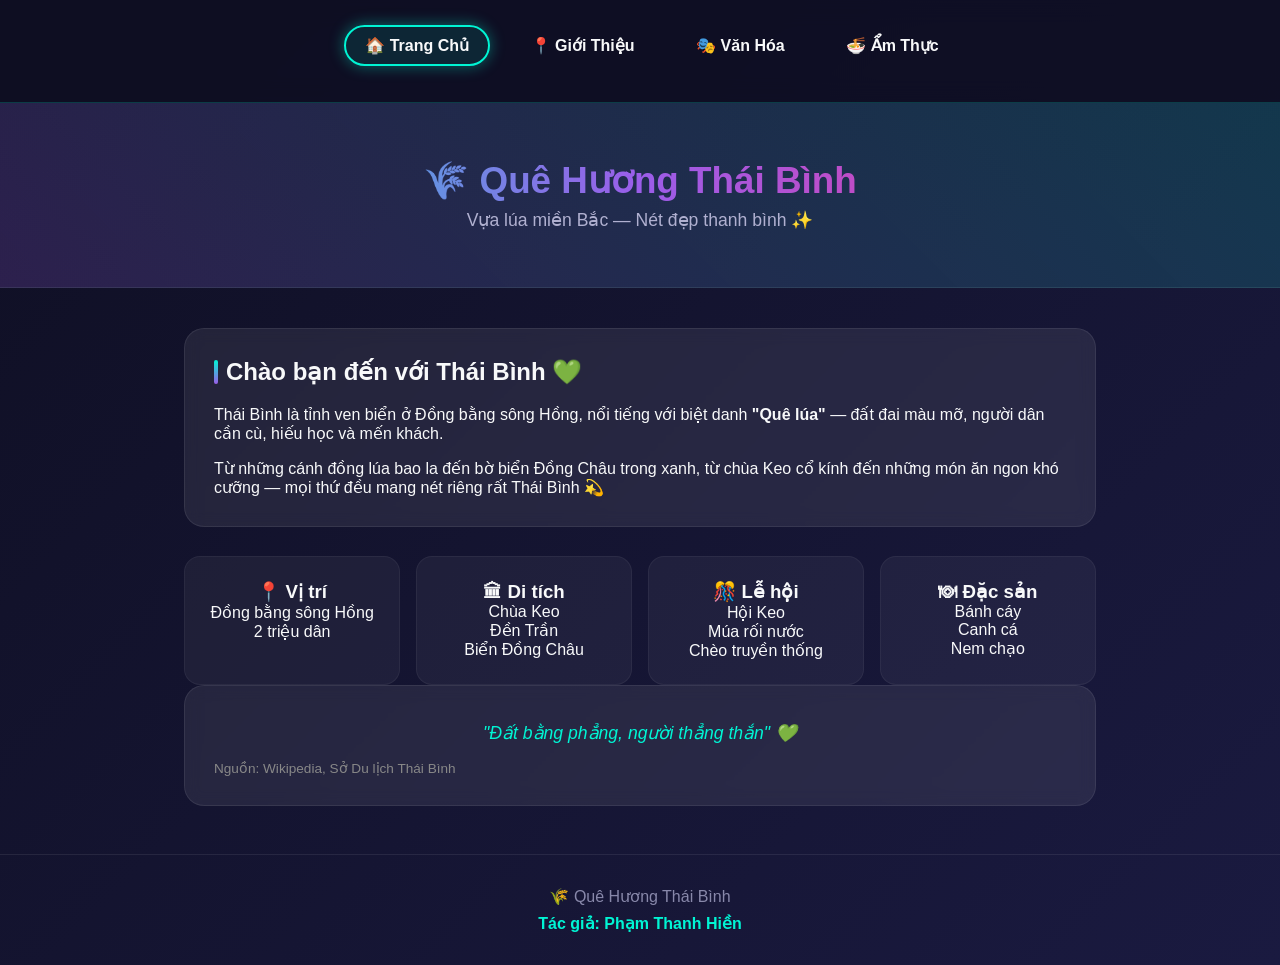
<file: index.html>
<!DOCTYPE html>
<html lang="vi">
<head>
    <meta charset="UTF-8">
    <meta name="viewport" content="width=device-width, initial-scale=1.0">
    <title>Trang Chủ ✨ Quê Hương Thái Bình</title>
    <link rel="stylesheet" href="css/style.css">
</head>
<body>

<nav>
    <ul>
        <li><a href="index.html" class="active">🏠 Trang Chủ</a></li>
        <li><a href="about.html">📍 Giới Thiệu</a></li>
        <li><a href="culture.html">🎭 Văn Hóa</a></li>
        <li><a href="food.html">🍜 Ẩm Thực</a></li>
    </ul>
</nav>

<header>
    <h1>🌾 Quê Hương Thái Bình</h1>
    <p class="subtitle">Vựa lúa miền Bắc — Nét đẹp thanh bình ✨</p>
</header>

<section>
    <div class="card">
        <h2>Chào bạn đến với Thái Bình 💚</h2>
        <p>Thái Bình là tỉnh ven biển ở Đồng bằng sông Hồng, nổi tiếng với biệt danh <strong>"Quê lúa"</strong> — đất đai màu mỡ, người dân cần cù, hiếu học và mến khách.</p>
        <p style="margin-top:1rem;">Từ những cánh đồng lúa bao la đến bờ biển Đồng Châu trong xanh, từ chùa Keo cổ kính đến những món ăn ngon khó cưỡng — mọi thứ đều mang nét riêng rất Thái Bình 💫</p>
    </div>

    <div class="grid">
        <div class="grid-item">
            <h3>📍 Vị trí</h3>
            <p>Đồng bằng sông Hồng<br>2 triệu dân</p>
        </div>
        <div class="grid-item">
            <h3>🏛 Di tích</h3>
            <p>Chùa Keo<br>Đền Trần<br>Biển Đồng Châu</p>
        </div>
        <div class="grid-item">
            <h3>🎊 Lễ hội</h3>
            <p>Hội Keo<br>Múa rối nước<br>Chèo truyền thống</p>
        </div>
        <div class="grid-item">
            <h3>🍽 Đặc sản</h3>
            <p>Bánh cáy<br>Canh cá<br>Nem chạo</p>
        </div>
    </div>

    <div class="card">
        <p style="font-size:1.1rem; font-style:italic; color:#00f5d4; text-align:center; margin:0.5rem 0;">
            "Đất bằng phẳng, người thẳng thắn" 💚
        </p>
        <p style="font-size:0.85rem; color:#888; margin-top:1rem;">
            Nguồn: Wikipedia, Sở Du lịch Thái Bình
        </p>
    </div>
</section>

<footer>
    <p>🌾 Quê Hương Thái Bình</p>
    <p style="margin-top:0.5rem; font-weight:600; color:#00f5d4;">Tác giả: Phạm Thanh Hiền</p>
</footer>

</body>
</html>
</file>
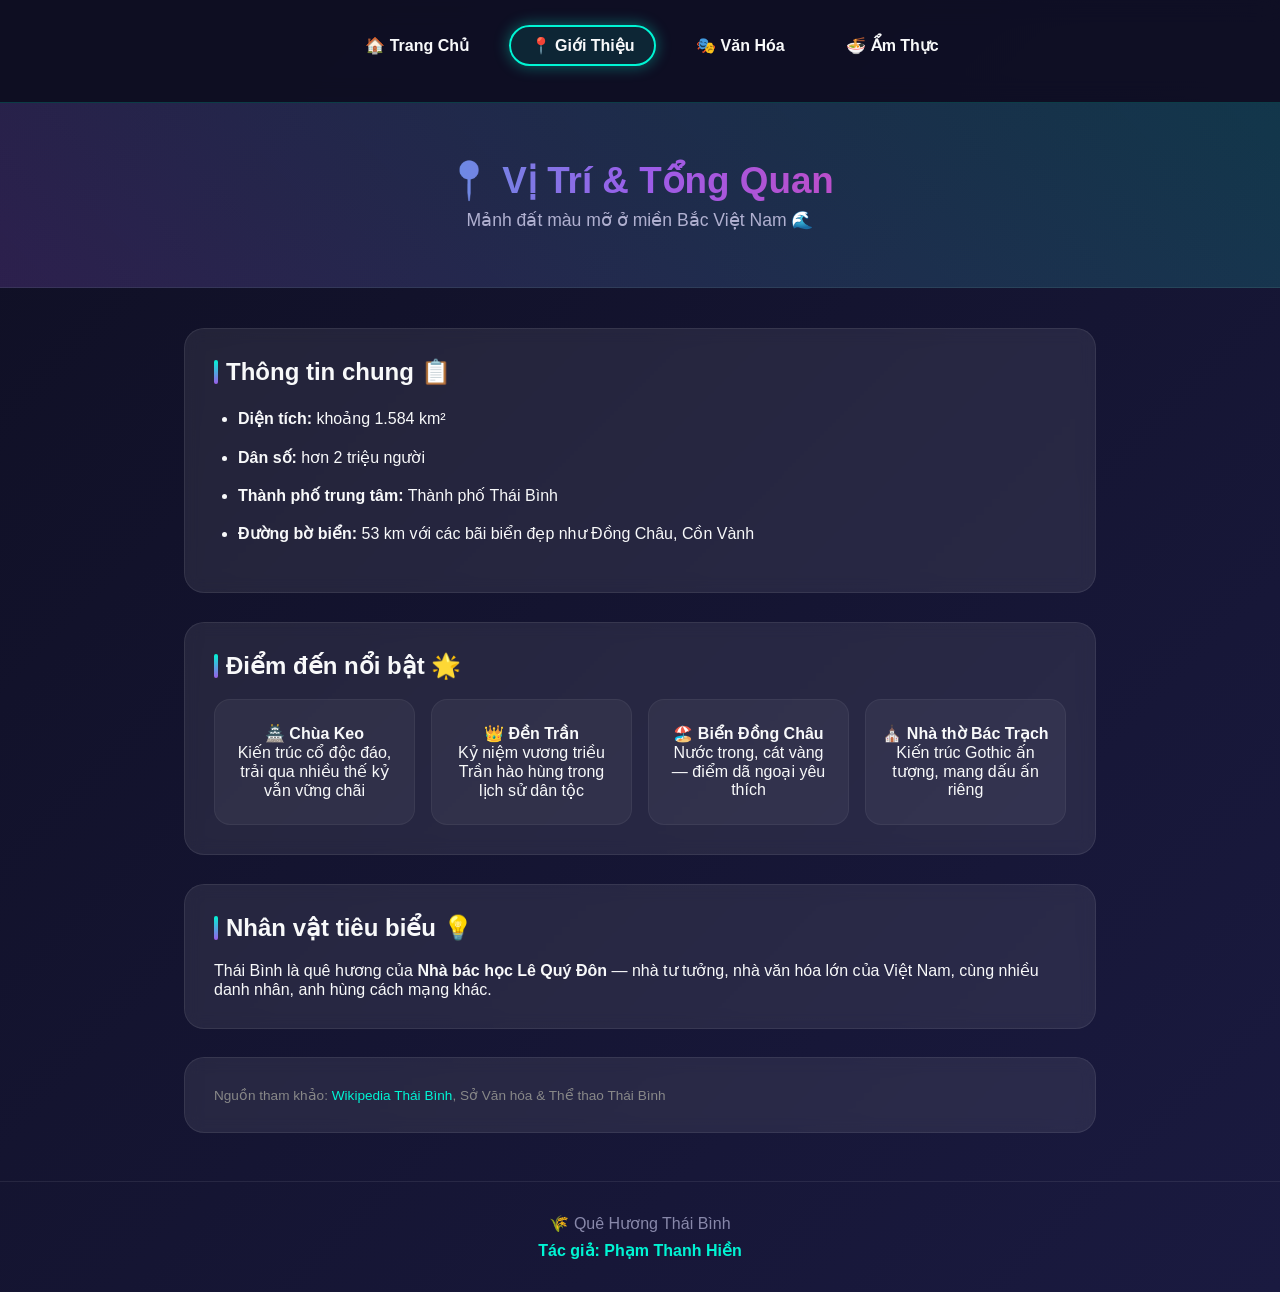
<file: about.html>
<!DOCTYPE html>
<html lang="vi">
<head>
    <meta charset="UTF-8">
    <meta name="viewport" content="width=device-width, initial-scale=1.0">
    <title>Giới Thiệu ✨ Quê Hương Thái Bình</title>
    <link rel="stylesheet" href="css/style.css">
</head>
<body>

<nav>
    <ul>
        <li><a href="index.html">🏠 Trang Chủ</a></li>
        <li><a href="about.html" class="active">📍 Giới Thiệu</a></li>
        <li><a href="culture.html">🎭 Văn Hóa</a></li>
        <li><a href="food.html">🍜 Ẩm Thực</a></li>
    </ul>
</nav>

<header>
    <h1>📍 Vị Trí & Tổng Quan</h1>
    <p class="subtitle">Mảnh đất màu mỡ ở miền Bắc Việt Nam 🌊</p>
</header>

<section>
    <div class="card">
        <h2>Thông tin chung 📋</h2>
        <ul>
            <li><strong>Diện tích:</strong> khoảng 1.584 km²</li>
            <li><strong>Dân số:</strong> hơn 2 triệu người</li>
            <li><strong>Thành phố trung tâm:</strong> Thành phố Thái Bình</li>
            <li><strong>Đường bờ biển:</strong> 53 km với các bãi biển đẹp như Đồng Châu, Cồn Vành</li>
        </ul>
    </div>

    <div class="card">
        <h2>Điểm đến nổi bật 🌟</h2>
        <div class="grid">
            <div class="grid-item">
                <strong>🏯 Chùa Keo</strong>
                <p>Kiến trúc cổ độc đáo, trải qua nhiều thế kỷ vẫn vững chãi</p>
            </div>
            <div class="grid-item">
                <strong>👑 Đền Trần</strong>
                <p>Kỷ niệm vương triều Trần hào hùng trong lịch sử dân tộc</p>
            </div>
            <div class="grid-item">
                <strong>🏖️ Biển Đồng Châu</strong>
                <p>Nước trong, cát vàng — điểm dã ngoại yêu thích</p>
            </div>
            <div class="grid-item">
                <strong>⛪ Nhà thờ Bác Trạch</strong>
                <p>Kiến trúc Gothic ấn tượng, mang dấu ấn riêng</p>
            </div>
        </div>
    </div>

    <div class="card">
        <h2>Nhân vật tiêu biểu 💡</h2>
        <p>Thái Bình là quê hương của <strong>Nhà bác học Lê Quý Đôn</strong> — nhà tư tưởng, nhà văn hóa lớn của Việt Nam, cùng nhiều danh nhân, anh hùng cách mạng khác.</p>
    </div>

    <div class="card">
        <p style="font-size:0.85rem; color:#888;">
            Nguồn tham khảo: <a href="https://vi.wikipedia.org/wiki/Th%C3%A1i_B%C3%ACnh" target="_blank">Wikipedia Thái Bình</a>, Sở Văn hóa & Thể thao Thái Bình
        </p>
    </div>
</section>

<footer>
    <p>🌾 Quê Hương Thái Bình</p>
    <p style="margin-top:0.5rem; font-weight:600; color:#00f5d4;">Tác giả: Phạm Thanh Hiền</p>
</footer>

</body>
</html>
</file>
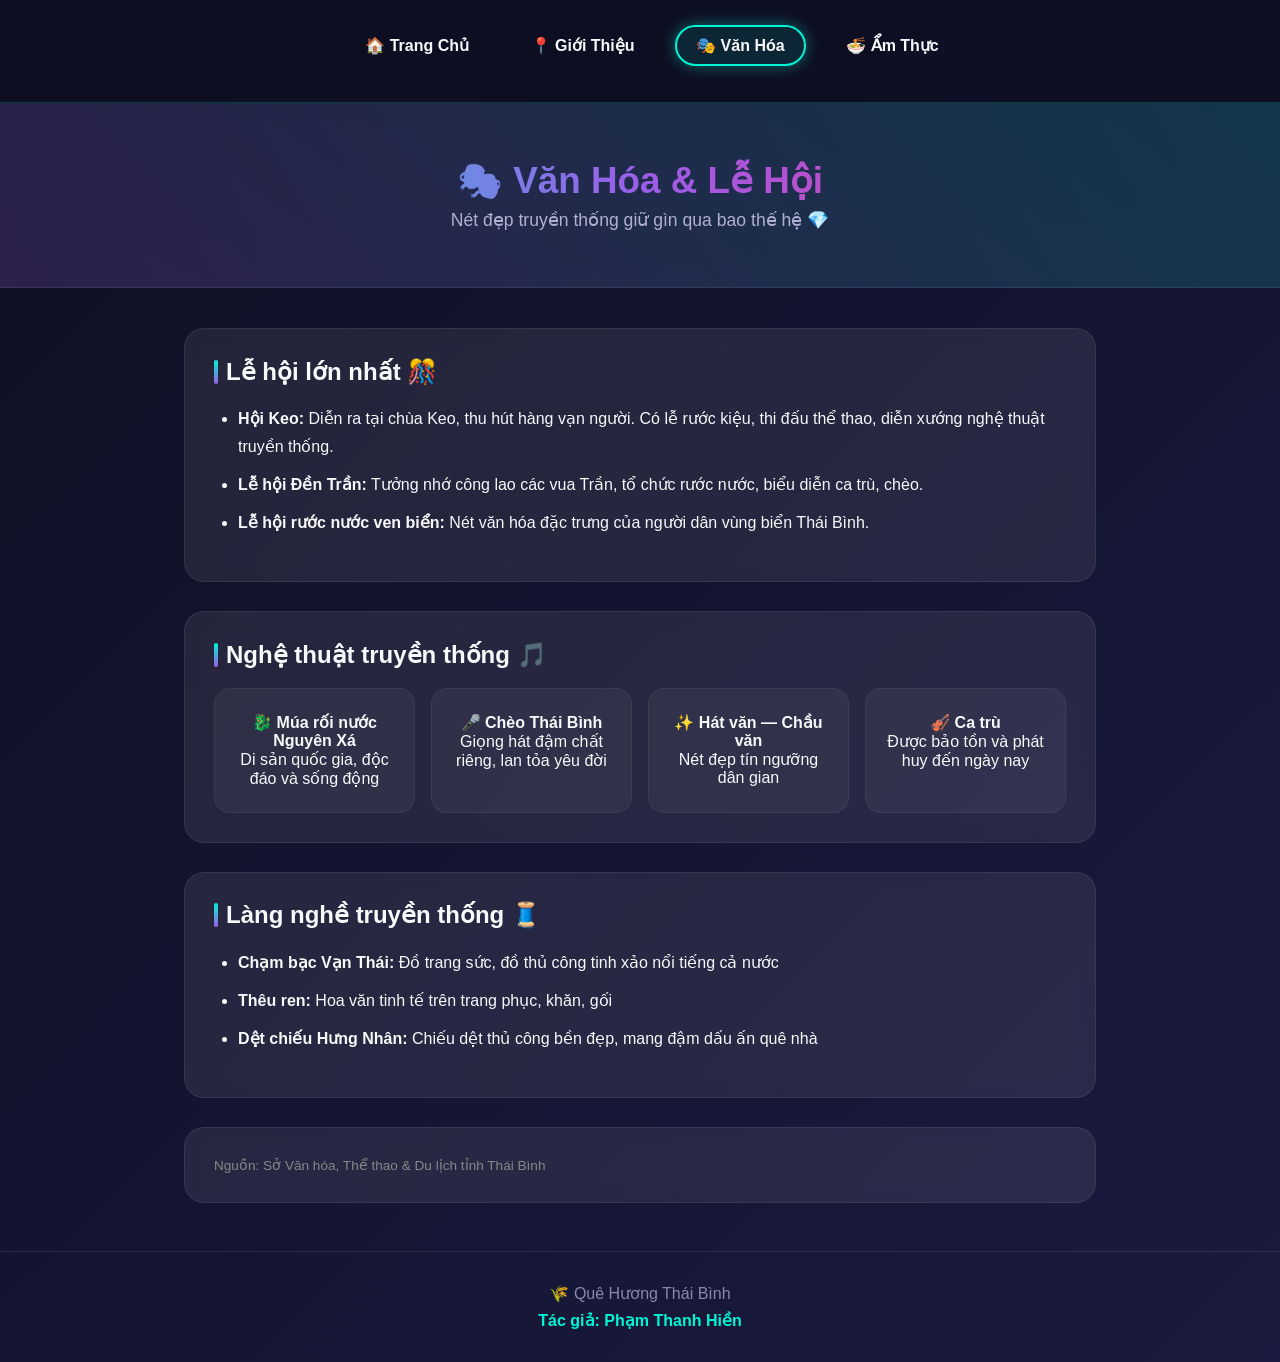
<file: culture.html>
<!DOCTYPE html>
<html lang="vi">
<head>
    <meta charset="UTF-8">
    <meta name="viewport" content="width=device-width, initial-scale=1.0">
    <title>Văn Hóa ✨ Quê Hương Thái Bình</title>
    <link rel="stylesheet" href="css/style.css">
</head>
<body>

<nav>
    <ul>
        <li><a href="index.html">🏠 Trang Chủ</a></li>
        <li><a href="about.html">📍 Giới Thiệu</a></li>
        <li><a href="culture.html" class="active">🎭 Văn Hóa</a></li>
        <li><a href="food.html">🍜 Ẩm Thực</a></li>
    </ul>
</nav>

<header>
    <h1>🎭 Văn Hóa & Lễ Hội</h1>
    <p class="subtitle">Nét đẹp truyền thống giữ gìn qua bao thế hệ 💎</p>
</header>

<section>
    <div class="card">
        <h2>Lễ hội lớn nhất 🎊</h2>
        <ul>
            <li><strong>Hội Keo:</strong> Diễn ra tại chùa Keo, thu hút hàng vạn người. Có lễ rước kiệu, thi đấu thể thao, diễn xướng nghệ thuật truyền thống.</li>
            <li><strong>Lễ hội Đền Trần:</strong> Tưởng nhớ công lao các vua Trần, tổ chức rước nước, biểu diễn ca trù, chèo.</li>
            <li><strong>Lễ hội rước nước ven biển:</strong> Nét văn hóa đặc trưng của người dân vùng biển Thái Bình.</li>
        </ul>
    </div>

    <div class="card">
        <h2>Nghệ thuật truyền thống 🎵</h2>
        <div class="grid">
            <div class="grid-item">
                <strong>🐉 Múa rối nước Nguyên Xá</strong>
                <p>Di sản quốc gia, độc đáo và sống động</p>
            </div>
            <div class="grid-item">
                <strong>🎤 Chèo Thái Bình</strong>
                <p>Giọng hát đậm chất riêng, lan tỏa yêu đời</p>
            </div>
            <div class="grid-item">
                <strong>✨ Hát văn — Chầu văn</strong>
                <p>Nét đẹp tín ngưỡng dân gian</p>
            </div>
            <div class="grid-item">
                <strong>🎻 Ca trù</strong>
                <p>Được bảo tồn và phát huy đến ngày nay</p>
            </div>
        </div>
    </div>

    <div class="card">
        <h2>Làng nghề truyền thống 🧵</h2>
        <ul>
            <li><strong>Chạm bạc Vạn Thái:</strong> Đồ trang sức, đồ thủ công tinh xảo nổi tiếng cả nước</li>
            <li><strong>Thêu ren:</strong> Hoa văn tinh tế trên trang phục, khăn, gối</li>
            <li><strong>Dệt chiếu Hưng Nhân:</strong> Chiếu dệt thủ công bền đẹp, mang đậm dấu ấn quê nhà</li>
        </ul>
    </div>

    <div class="card">
        <p style="font-size:0.85rem; color:#888;">
            Nguồn: Sở Văn hóa, Thể thao & Du lịch tỉnh Thái Bình
        </p>
    </div>
</section>

<footer>
    <p>🌾 Quê Hương Thái Bình</p>
    <p style="margin-top:0.5rem; font-weight:600; color:#00f5d4;">Tác giả: Phạm Thanh Hiền</p>
</footer>

</body>
</html>
</file>
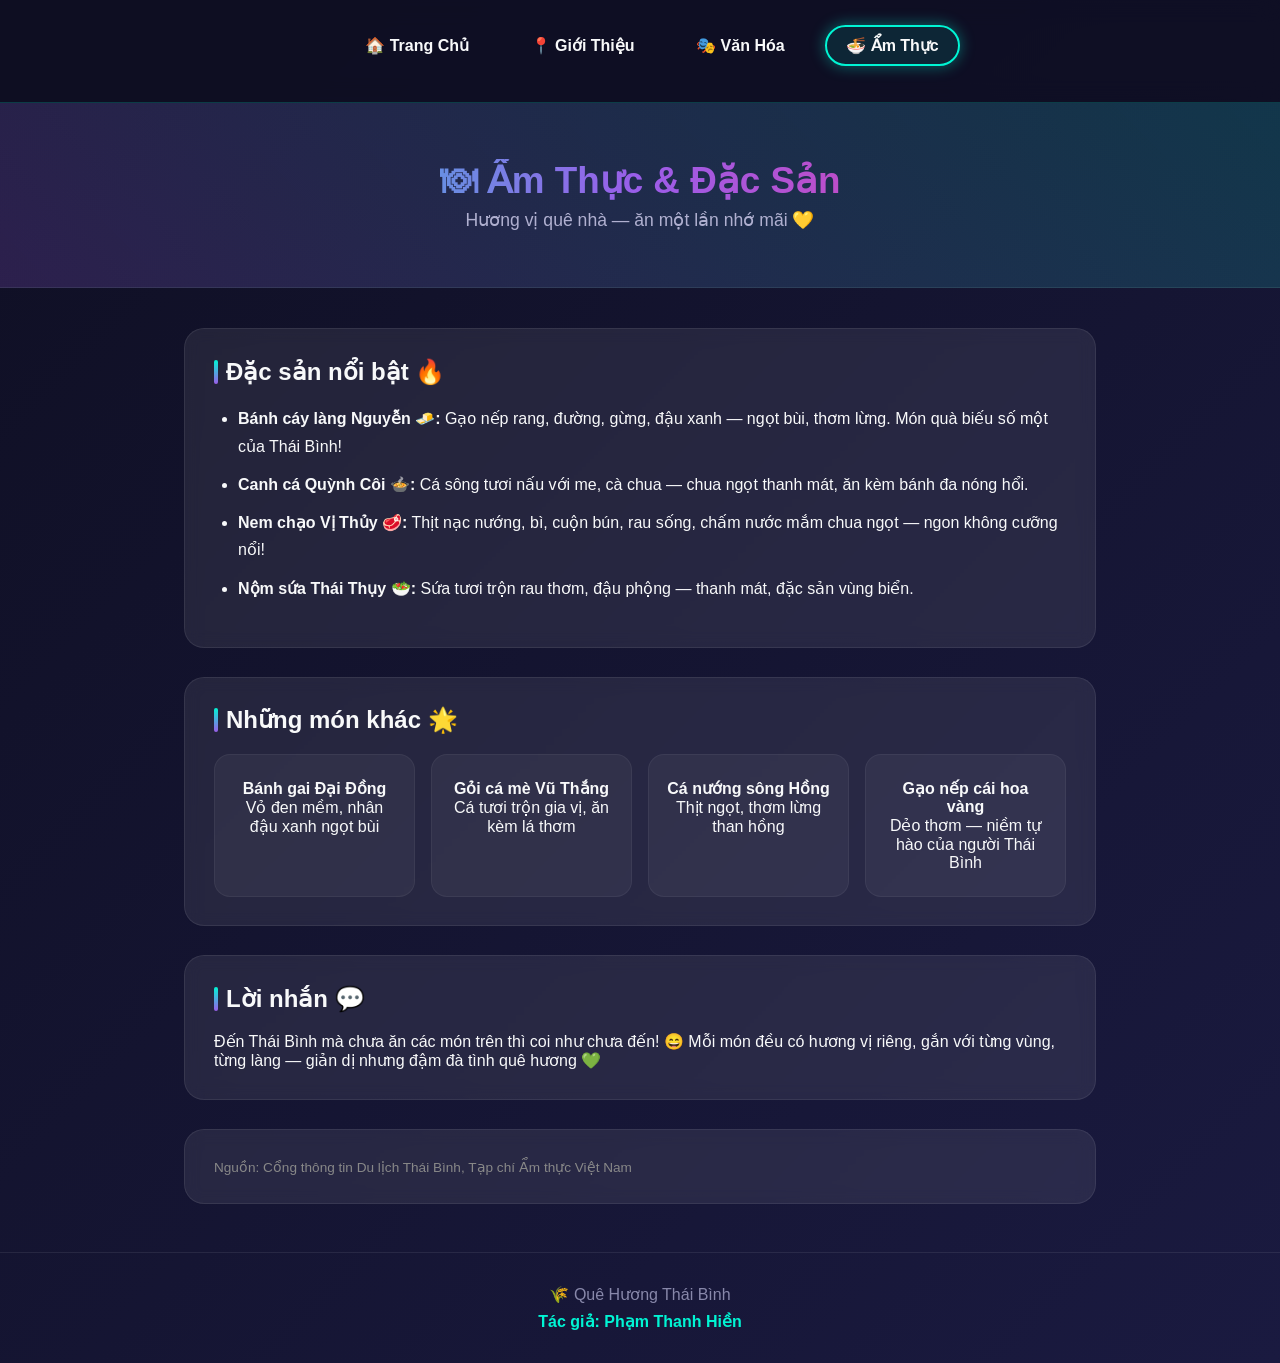
<file: food.html>
<!DOCTYPE html>
<html lang="vi">
<head>
    <meta charset="UTF-8">
    <meta name="viewport" content="width=device-width, initial-scale=1.0">
    <title>Ẩm Thực ✨ Quê Hương Thái Bình</title>
    <link rel="stylesheet" href="css/style.css">
</head>
<body>

<nav>
    <ul>
        <li><a href="index.html">🏠 Trang Chủ</a></li>
        <li><a href="about.html">📍 Giới Thiệu</a></li>
        <li><a href="culture.html">🎭 Văn Hóa</a></li>
        <li><a href="food.html" class="active">🍜 Ẩm Thực</a></li>
    </ul>
</nav>

<header>
    <h1>🍽 Ẩm Thực & Đặc Sản</h1>
    <p class="subtitle">Hương vị quê nhà — ăn một lần nhớ mãi 💛</p>
</header>

<section>
    <div class="card">
        <h2>Đặc sản nổi bật 🔥</h2>
        <ul>
            <li><strong>Bánh cáy làng Nguyễn 🧈:</strong> Gạo nếp rang, đường, gừng, đậu xanh — ngọt bùi, thơm lừng. Món quà biếu số một của Thái Bình!</li>
            <li><strong>Canh cá Quỳnh Côi 🍲:</strong> Cá sông tươi nấu với me, cà chua — chua ngọt thanh mát, ăn kèm bánh đa nóng hổi.</li>
            <li><strong>Nem chạo Vị Thủy 🥩:</strong> Thịt nạc nướng, bì, cuộn bún, rau sống, chấm nước mắm chua ngọt — ngon không cưỡng nổi!</li>
            <li><strong>Nộm sứa Thái Thụy 🥗:</strong> Sứa tươi trộn rau thơm, đậu phộng — thanh mát, đặc sản vùng biển.</li>
        </ul>
    </div>

    <div class="card">
        <h2>Những món khác 🌟</h2>
        <div class="grid">
            <div class="grid-item">
                <strong>Bánh gai Đại Đồng</strong>
                <p>Vỏ đen mềm, nhân đậu xanh ngọt bùi</p>
            </div>
            <div class="grid-item">
                <strong>Gỏi cá mè Vũ Thắng</strong>
                <p>Cá tươi trộn gia vị, ăn kèm lá thơm</p>
            </div>
            <div class="grid-item">
                <strong>Cá nướng sông Hồng</strong>
                <p>Thịt ngọt, thơm lừng than hồng</p>
            </div>
            <div class="grid-item">
                <strong>Gạo nếp cái hoa vàng</strong>
                <p>Dẻo thơm — niềm tự hào của người Thái Bình</p>
            </div>
        </div>
    </div>

    <div class="card">
        <h2>Lời nhắn 💬</h2>
        <p>Đến Thái Bình mà chưa ăn các món trên thì coi như chưa đến! 😄 Mỗi món đều có hương vị riêng, gắn với từng vùng, từng làng — giản dị nhưng đậm đà tình quê hương 💚</p>
    </div>

    <div class="card">
        <p style="font-size:0.85rem; color:#888;">
            Nguồn: Cổng thông tin Du lịch Thái Bình, Tạp chí Ẩm thực Việt Nam
        </p>
    </div>
</section>

<footer>
    <p>🌾 Quê Hương Thái Bình</p>
    <p style="margin-top:0.5rem; font-weight:600; color:#00f5d4;">Tác giả: Phạm Thanh Hiền</p>
</footer>

</body>
</html>
</file>
<file: css/style.css>
* {
    margin: 0;
    padding: 0;
    box-sizing: border-box;
    font-family: 'Segoe UI', 'Roboto', sans-serif;
}

:root {
    --xanh-neon: #00f5d4;
    --tím-năng: #9b5de9;
    --hồng-dâu: #ff2e88;
    --nền-đen: #0f0f23;
    --chữ-trắng: #f8f9fa;
    --card-nền: rgba(255,255,255,0.08);
}

body {
    background: linear-gradient(135deg, #0f0f23, #1a1a40);
    color: var(--chữ-trắng);
    min-height: 100vh;
}

nav {
    background: rgba(15, 15, 35, 0.85);
    backdrop-filter: blur(12px);
    padding: 1rem;
    position: sticky;
    top: 0;
    z-index: 999;
    border-bottom: 1px solid rgba(0, 245, 212, 0.2);
}

nav ul {
    list-style: none;
    display: flex;
    flex-wrap: wrap;
    gap: 1.2rem;
    justify-content: center;
}

nav a {
    color: var(--chữ-trắng);
    text-decoration: none;
    font-weight: 600;
    padding: 0.6rem 1.2rem;
    border-radius: 999px;
    border: 2px solid transparent;
    transition: all 0.3s ease;
}

nav a:hover, nav a.active {
    border-color: var(--xanh-neon);
    box-shadow: 0 0 15px rgba(0, 245, 212, 0.4);
    background: rgba(0, 245, 212, 0.1);
}

header {
    text-align: center;
    padding: 3.5rem 1.5rem;
    background: linear-gradient(45deg, rgba(155,93,233,0.2), rgba(0,245,212,0.15));
    border-bottom: 1px solid rgba(255,255,255,0.08);
}

h1 {
    font-size: 2.3rem;
    margin-bottom: 0.5rem;
    background: linear-gradient(90deg, var(--xanh-neon), var(--tím-năng), var(--hồng-dâu));
    -webkit-background-clip: text;
    -webkit-text-fill-color: transparent;
    background-clip: text;
    animation: text-sang 3s linear infinite;
}

@keyframes text-sang {
    0% { filter: hue-rotate(0deg); }
    100% { filter: hue-rotate(360deg); }
}

.subtitle {
    font-size: 1.1rem;
    color: #b0b0d0;
}

section {
    max-width: 950px;
    margin: 2.5rem auto;
    padding: 0 1.2rem;
}

h2 {
    font-size: 1.5rem;
    margin-bottom: 1.2rem;
    display: flex;
    align-items: center;
    gap: 0.5rem;
}

h2::before {
    content: '';
    width: 4px;
    height: 1.5rem;
    background: linear-gradient(180deg, var(--xanh-neon), var(--tím-năng));
    border-radius: 2px;
}

.card {
    background: var(--card-nền);
    border-radius: 20px;
    padding: 1.8rem;
    margin-bottom: 1.8rem;
    border: 1px solid rgba(255,255,255,0.08);
    transition: transform 0.3s ease, box-shadow 0.3s ease;
    backdrop-filter: blur(8px);
}

.card:hover {
    transform: translateY(-5px);
    box-shadow: 0 10px 30px rgba(0, 245, 212, 0.15);
    border-color: rgba(0, 245, 212, 0.3);
}

.grid {
    display: grid;
    grid-template-columns: repeat(auto-fit, minmax(200px, 1fr));
    gap: 1rem;
    margin-top: 1rem;
}

.grid-item {
    background: rgba(255,255,255,0.05);
    border-radius: 16px;
    padding: 1.5rem 1rem;
    text-align: center;
    border: 1px solid rgba(255,255,255,0.05);
    transition: all 0.3s ease;
}

.grid-item:hover {
    border-color: var(--hồng-dâu);
    background: rgba(255,46,136,0.08);
}

ul {
    padding-left: 1.5rem;
    margin: 1rem 0;
}

li {
    margin-bottom: 0.7rem;
    line-height: 1.7;
}

a {
    color: var(--xanh-neon);
    text-decoration: none;
}

a:hover {
    text-decoration: underline;
}

footer {
    text-align: center;
    padding: 2rem;
    margin-top: 3rem;
    border-top: 1px solid rgba(255,255,255,0.08);
    color: #8888aa;
}

@media (max-width: 600px) {
    h1 { font-size: 1.7rem; }
    nav ul { gap: 0.4rem; }
    nav a { padding: 0.5rem 0.9rem; font-size: 0.9rem; }
    .card { padding: 1.2rem; }
}
</file>
